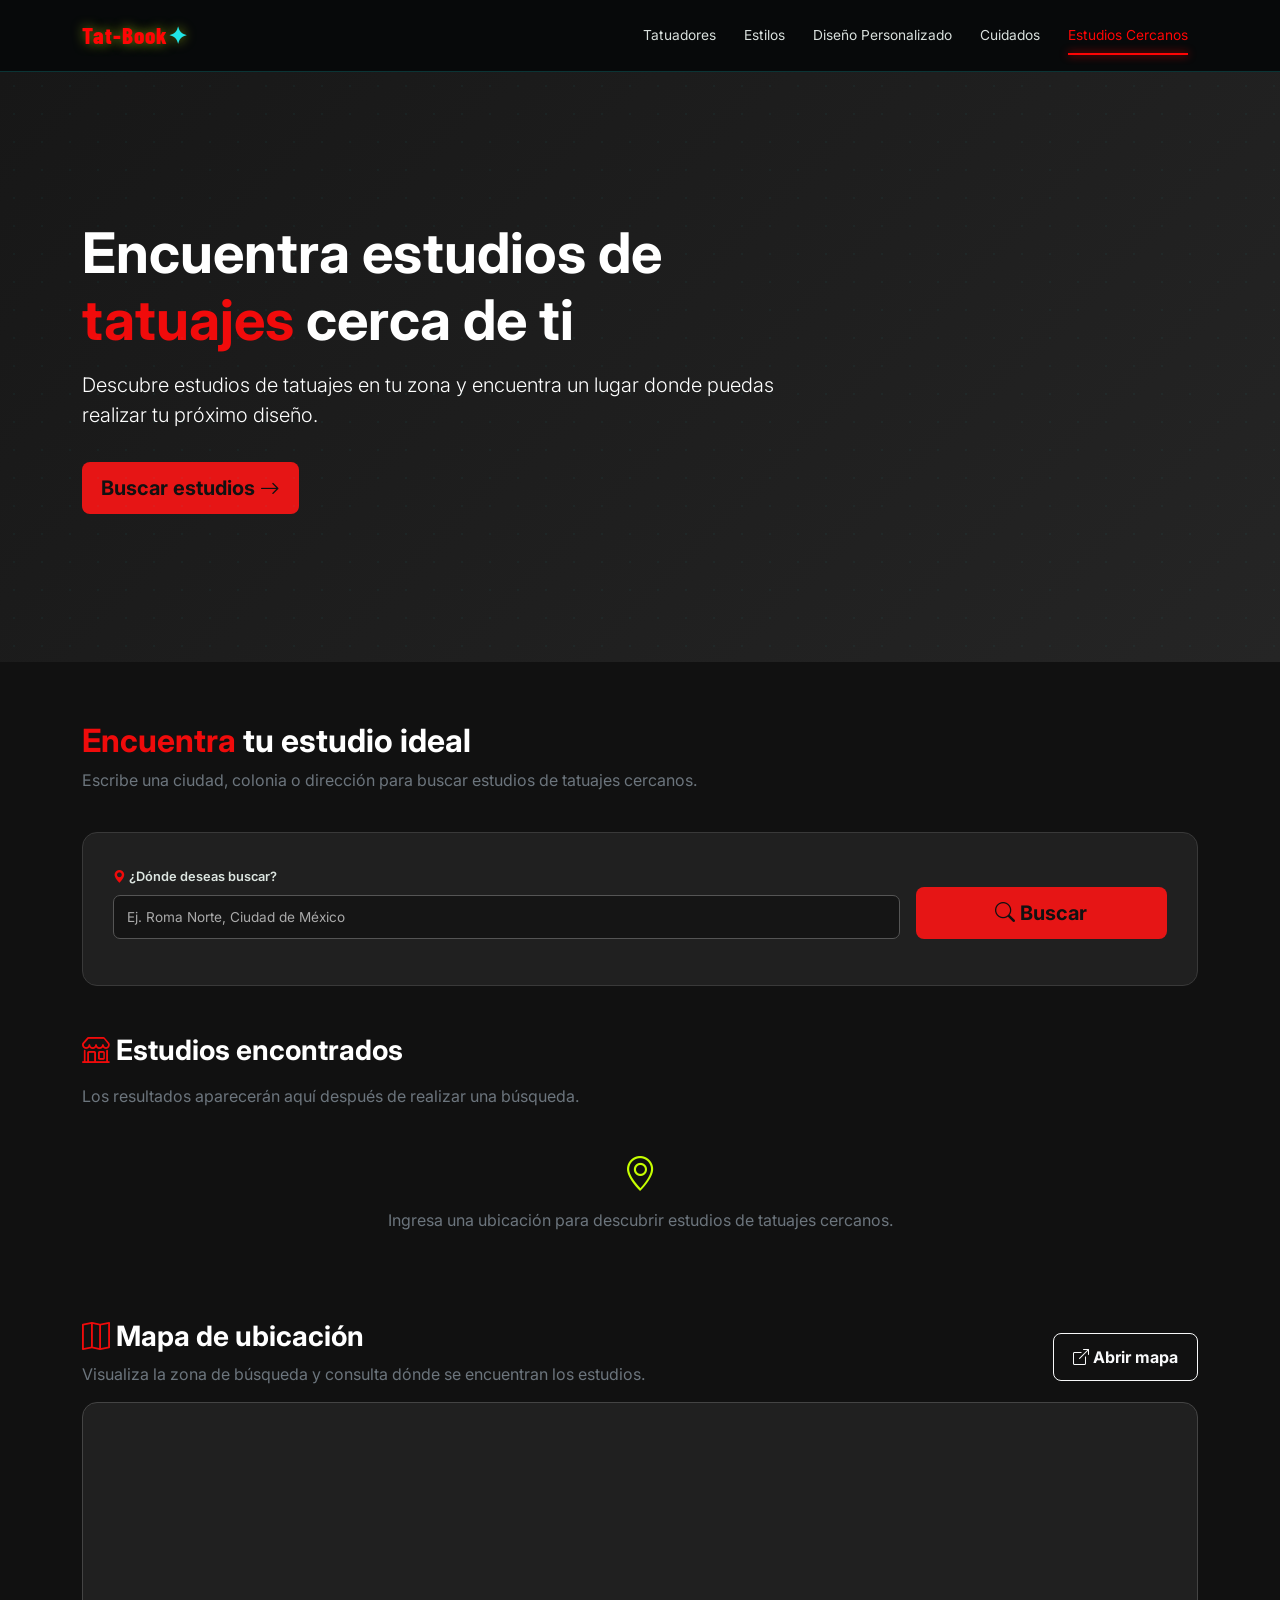
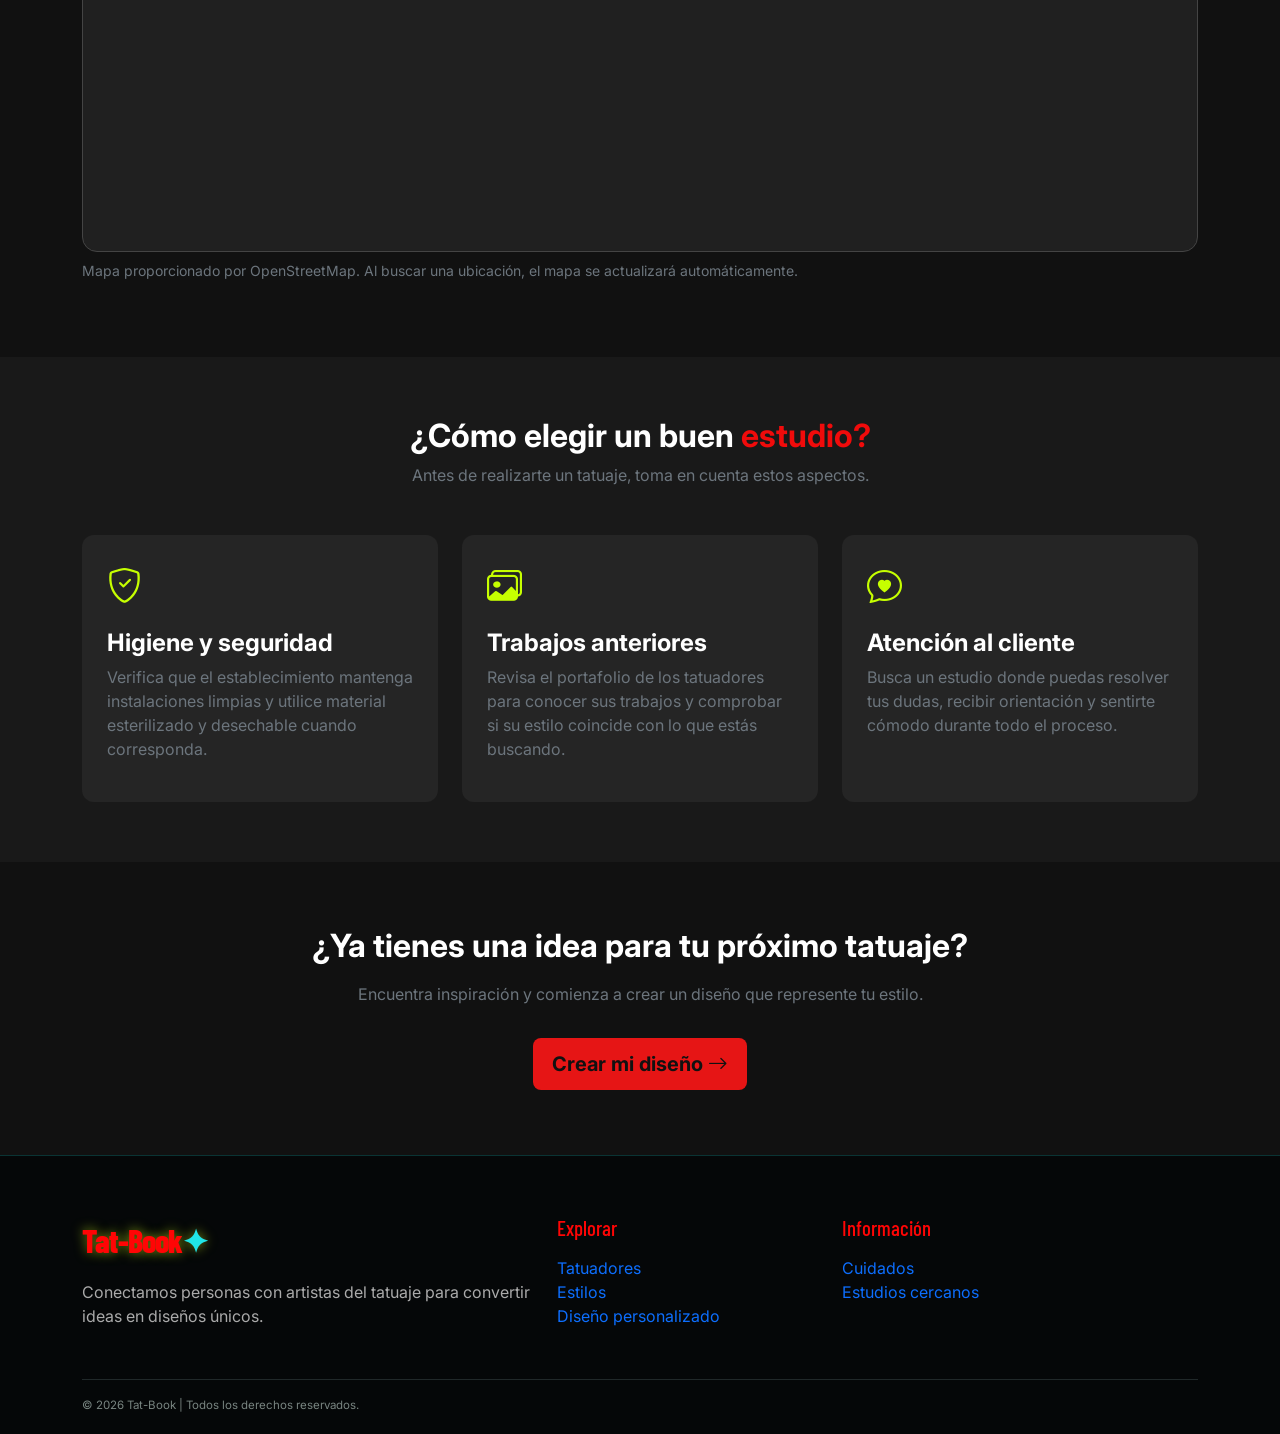
<file: estudios.html>
<!DOCTYPE html>
<html lang="es">
<head>
    <meta charset="UTF-8">
    <meta name="viewport" content="width=device-width, initial-scale=1.0">

    <title>Estudios cercanos | Tat-Book</title>

    <!-- Bootstrap 5 -->
    <link
        href="https://cdn.jsdelivr.net/npm/bootstrap@5.3.3/dist/css/bootstrap.min.css"
        rel="stylesheet"
    >

    <!-- Bootstrap Icons -->
    <link
        href="https://cdn.jsdelivr.net/npm/bootstrap-icons@1.11.3/font/bootstrap-icons.min.css"
        rel="stylesheet"
    >

    <!-- Estilos propios -->
    <link rel="stylesheet" href="css/styles.css">

    <style>
        body {
            background-color: #111111;
            color: #ffffff;
        }

        .hero-section {
            padding: 90px 0;
            background: linear-gradient(135deg, #171717, #252525);
        }

        .text-accent {
            color: #f00b0b;
        }

        .search-section {
            padding: 60px 0;
        }

        .search-card {
            background-color: #202020;
            border: 1px solid #393939;
            border-radius: 15px;
            padding: 30px;
        }

        .form-control {
            background-color: #151515;
            color: #ffffff;
            border: 1px solid #555555;
        }

        .form-control:focus {
            background-color: #151515;
            color: #ffffff;
            border-color: #eb1d1d;
            box-shadow: 0 0 0 0.2rem rgba(198, 255, 0, 0.15);
        }

        .form-control::placeholder {
            color: #aaaaaa;
        }

        .btn-accent {
            background-color: #e61515;
            color: #111111;
            font-weight: bold;
            border: none;
        }

        .btn-accent:hover {
            background-color: #a9dc00;
            color: #111111;
        }

        .map-container {
            width: 100%;
            height: 450px;
            overflow: hidden;
            border-radius: 15px;
            border: 1px solid #444444;
            background-color: #202020;
        }

        .map-container iframe {
            width: 100%;
            height: 100%;
            border: 0;
        }

        .studio-card {
            background-color: #202020;
            color: #ffffff;
            border: 1px solid #393939;
            border-radius: 12px;
        }

        .studio-card .card-title {
            color: #c6ff00;
        }

        .info-section {
            padding: 60px 0;
            background-color: #191919;
        }

        .info-card {
            background-color: #252525;
            border-radius: 12px;
            padding: 25px;
            height: 100%;
        }

        .info-icon {
            font-size: 35px;
            color: #c6ff00;
        }

        .cta-section {
            padding: 65px 0;
            text-align: center;
        }

        footer {
            background-color: #080808;
            padding: 25px 0;
            color: #aaaaaa;
        }
    </style>
</head>

<body>

    <!-- NAVBAR -->
<nav class="navbar navbar-expand-lg tat-navbar fixed-top">
    <div class="container">

    <a class="navbar-brand logo" href="index.html">Tat-Book<span>✦</span></a>

        <button class="navbar-toggler" type="button" data-bs-toggle="collapse" data-bs-target="#menuPrincipal">
            <span class="navbar-toggler-icon"></span>
        </button>

        <div class="collapse navbar-collapse" id="menuPrincipal">
            <ul class="navbar-nav ms-auto">
                <li class="nav-item"><a class="nav-link" href="index.html">Tatuadores</a></li>
                <li class="nav-item"><a class="nav-link" href="estilos.html">Estilos</a></li>
                <li class="nav-item"><a class="nav-link" href="personalizado.html">Diseño Personalizado</a></li>
                <li class="nav-item"><a class="nav-link" href="cuidados.html">Cuidados</a></li>
                <li class="nav-item"><a class="nav-link active" href="estudios.html">Estudios Cercanos</a></li>
            </ul>
        </div>

    </div>
</nav>

    <!-- HERO -->
    <header class="hero-section">
        <div class="container">

            <div class="row align-items-center">

                <div class="col-lg-8">

                    <h1 class="display-4 fw-bold">
                        Encuentra estudios de
                        <span class="text-accent">tatuajes</span>
                        cerca de ti
                    </h1>

                    <p class="lead mt-3">
                        Descubre estudios de tatuajes en tu zona y encuentra
                        un lugar donde puedas realizar tu próximo diseño.
                    </p>

                    <a href="#buscador" class="btn btn-accent btn-lg mt-3">
                        Buscar estudios
                        <i class="bi bi-arrow-right"></i>
                    </a>

                </div>

            </div>

        </div>
    </header>


    <!-- BUSCADOR -->
    <section class="search-section" id="buscador">

        <div class="container">

            <div class="row mb-4">

                <div class="col-12">

                    <h2 class="fw-bold">
                        <span class="text-accent">Encuentra</span> tu estudio ideal
                    </h2>

                    <p class="text-secondary">
                        Escribe una ciudad, colonia o dirección para buscar
                        estudios de tatuajes cercanos.
                    </p>

                </div>

            </div>


            <!-- FORMULARIO DE BÚSQUEDA -->
            <div class="search-card">

                <form id="locationForm">

                    <div class="row align-items-end g-3">

                        <div class="col-lg-9">

                            <label for="locationInput" class="form-label">
                                <i class="bi bi-geo-alt-fill text-accent"></i>
                                ¿Dónde deseas buscar?
                            </label>

                            <input
                                type="text"
                                class="form-control form-control-lg"
                                id="locationInput"
                                placeholder="Ej. Roma Norte, Ciudad de México"
                                required
                            >

                        </div>

                        <div class="col-lg-3">

                            <button
                                type="submit"
                                class="btn btn-accent btn-lg w-100"
                            >
                                <i class="bi bi-search"></i>
                                Buscar
                            </button>

                        </div>

                    </div>

                </form>

                <!-- MENSAJE DE RESULTADOS -->
                <div id="locationMessage" class="mt-3" aria-live="polite"></div>

            </div>


            <!-- RESULTADOS -->
            <div class="row mt-5">

                <div class="col-12">

                    <h3 class="fw-bold mb-3">
                        <i class="bi bi-shop text-accent"></i>
                        Estudios encontrados
                    </h3>

                    <p class="text-secondary">
                        Los resultados aparecerán aquí después de realizar
                        una búsqueda.
                    </p>

                    <div id="locationDetails">

                        <div class="text-center py-4">
                            <i class="bi bi-geo-alt info-icon"></i>

                            <p class="text-secondary mt-2">
                                Ingresa una ubicación para descubrir estudios
                                de tatuajes cercanos.
                            </p>
                        </div>

                    </div>

                </div>

            </div>


            <!-- MAPA -->
            <div class="row mt-5">

                <div class="col-12">

                    <div class="d-flex flex-wrap justify-content-between align-items-center mb-3">

                        <div>
                            <h3 class="fw-bold">
                                <i class="bi bi-map text-accent"></i>
                                Mapa de ubicación
                            </h3>

                            <p class="text-secondary mb-0">
                                Visualiza la zona de búsqueda y consulta
                                dónde se encuentran los estudios.
                            </p>
                        </div>

                        <a
                            id="mapLink"
                            href="https://www.openstreetmap.org/"
                            target="_blank"
                            rel="noopener noreferrer"
                            class="btn btn-outline-light mt-2"
                        >
                            <i class="bi bi-box-arrow-up-right"></i>
                            Abrir mapa
                        </a>

                    </div>

                    <div class="map-container">

                        <iframe
                            id="mapFrame"
                            title="Mapa de ubicación de estudios de tatuajes"
                            src="https://www.openstreetmap.org/export/embed.html?bbox=-99.25%2C19.30%2C-99.05%2C19.50&layer=mapnik"
                            loading="lazy"
                        ></iframe>

                    </div>

                    <p class="text-secondary small mt-2">
                        Mapa proporcionado por OpenStreetMap. Al buscar una
                        ubicación, el mapa se actualizará automáticamente.
                    </p>

                </div>

            </div>

        </div>

    </section>


    <!-- CONSEJOS -->
    <section class="info-section">

        <div class="container">

            <div class="text-center mb-5">

                <h2 class="fw-bold">
                    ¿Cómo elegir un buen
                    <span class="text-accent">estudio?</span>
                </h2>

                <p class="text-secondary">
                    Antes de realizarte un tatuaje, toma en cuenta estos aspectos.
                </p>

            </div>


            <div class="row g-4">

                <div class="col-md-4">

                    <div class="info-card">

                        <i class="bi bi-shield-check info-icon"></i>

                        <h4 class="fw-bold mt-3">
                            Higiene y seguridad
                        </h4>

                        <p class="text-secondary">
                            Verifica que el establecimiento mantenga
                            instalaciones limpias y utilice material
                            esterilizado y desechable cuando corresponda.
                        </p>

                    </div>

                </div>


                <div class="col-md-4">

                    <div class="info-card">

                        <i class="bi bi-images info-icon"></i>

                        <h4 class="fw-bold mt-3">
                            Trabajos anteriores
                        </h4>

                        <p class="text-secondary">
                            Revisa el portafolio de los tatuadores para
                            conocer sus trabajos y comprobar si su estilo
                            coincide con lo que estás buscando.
                        </p>

                    </div>

                </div>


                <div class="col-md-4">

                    <div class="info-card">

                        <i class="bi bi-chat-heart info-icon"></i>

                        <h4 class="fw-bold mt-3">
                            Atención al cliente
                        </h4>

                        <p class="text-secondary">
                            Busca un estudio donde puedas resolver tus dudas,
                            recibir orientación y sentirte cómodo durante
                            todo el proceso.
                        </p>

                    </div>

                </div>

            </div>

        </div>

    </section>


    <!-- INVITACIÓN -->
    <section class="cta-section">

        <div class="container">

            <h2 class="fw-bold">
                ¿Ya tienes una idea para tu próximo tatuaje?
            </h2>

            <p class="text-secondary mt-3">
                Encuentra inspiración y comienza a crear un diseño
                que represente tu estilo.
            </p>

            <a href="personalizado.html" class="btn btn-accent btn-lg mt-3">
                Crear mi diseño
                <i class="bi bi-arrow-right"></i>
            </a>

        </div>

    </section>


    <!-- FOOTER -->
    <footer class="footer">
    <div class="container">

        <div class="row g-4">

            <div class="col-md-5">
                <a class="logo" href="index.html">Tat-Book<span>✦</span></a>
                <p class="mt-3">
                    Conectamos personas con artistas del tatuaje
                    para convertir ideas en diseños únicos.
                </p>
            </div>

            <div class="col-md-3">
                <h4>Explorar</h4>
                <a href="index.html">Tatuadores</a><br>
                <a href="estilos.html">Estilos</a><br>
                <a href="personalizado.html">Diseño personalizado</a>
            </div>

            <div class="col-md-4">
                <h4>Información</h4>
                <a href="cuidados.html">Cuidados</a><br>
                <a href="estudios.html">Estudios cercanos</a>
            </div>

        </div>

        <div class="footer-bottom text-center">
            © 2026 Tat-Book | Todos los derechos reservados.
        </div>

    </div>
</footer>


    <!-- SCRIPTS -->
    <script src="https://cdn.jsdelivr.net/npm/bootstrap@5.3.3/dist/js/bootstrap.bundle.min.js"></script>

    <script src="js/app.js"></script>

</body>
</html>
</file>
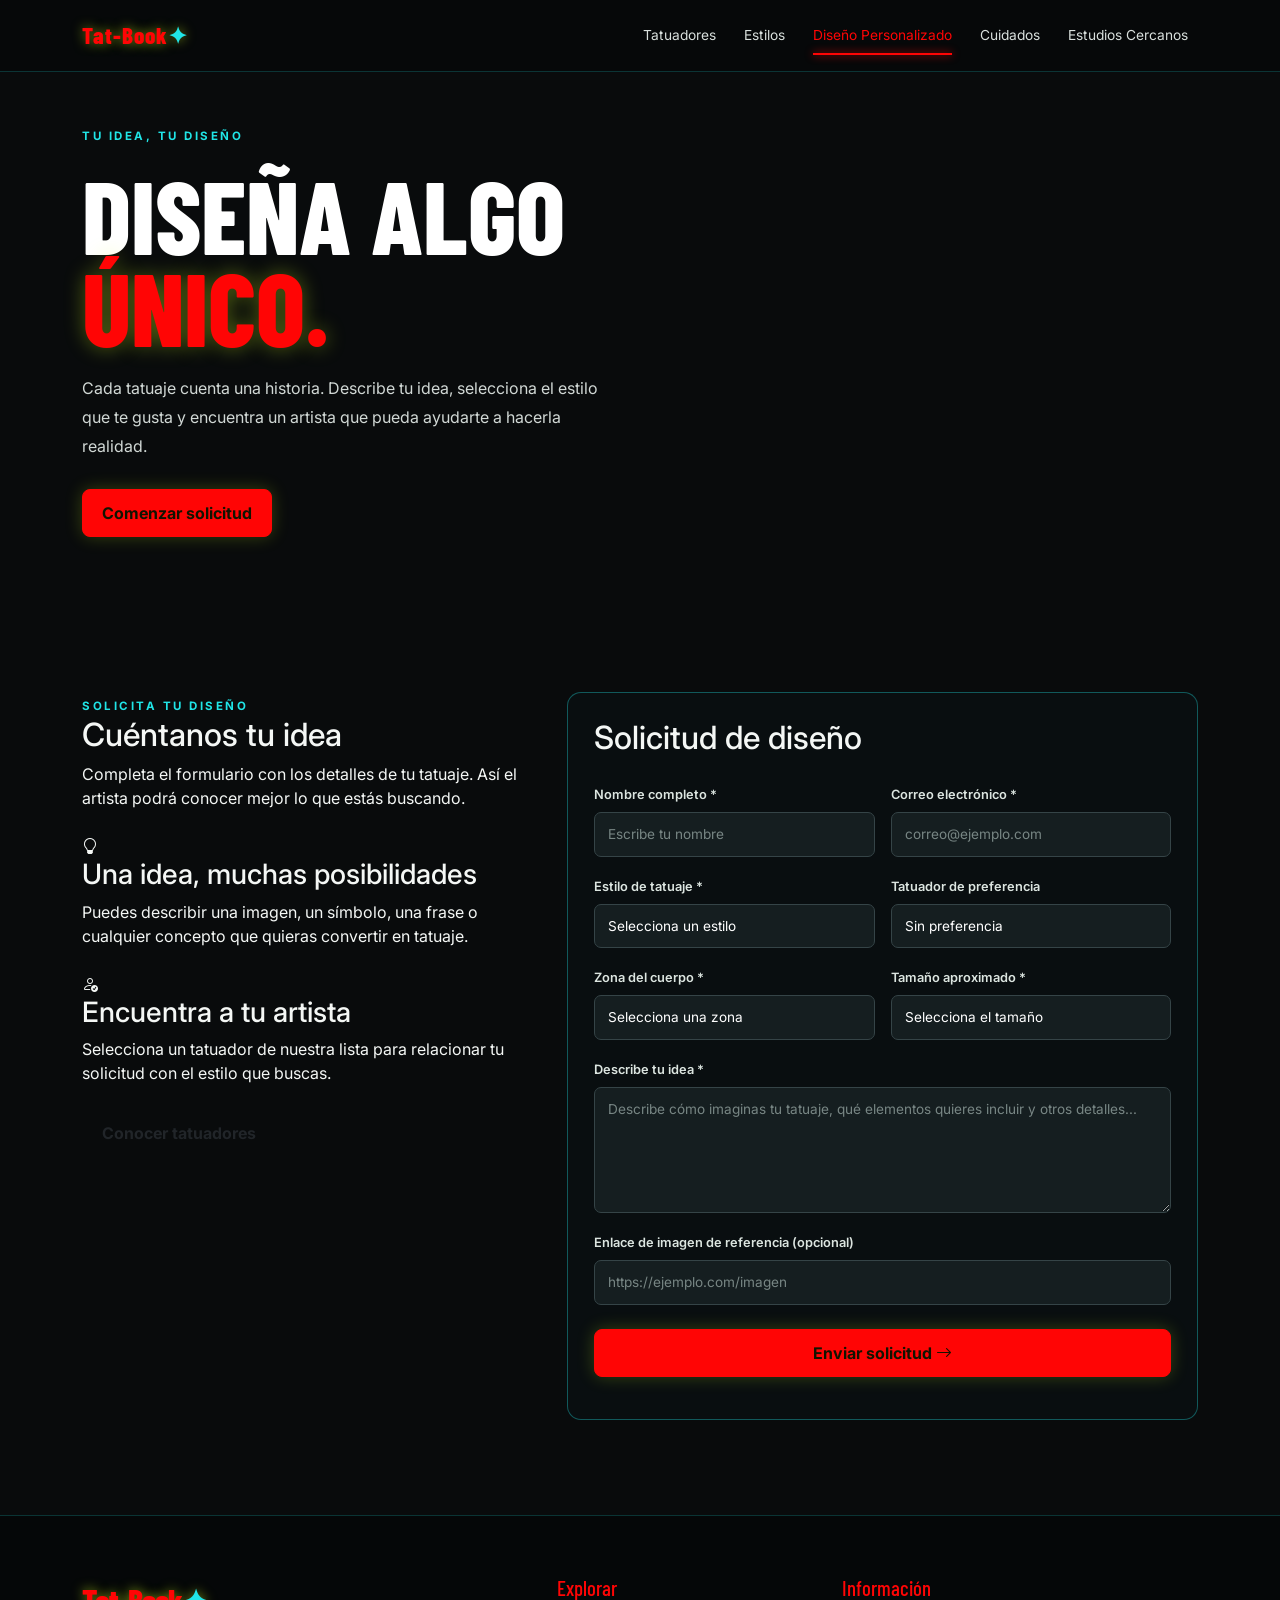
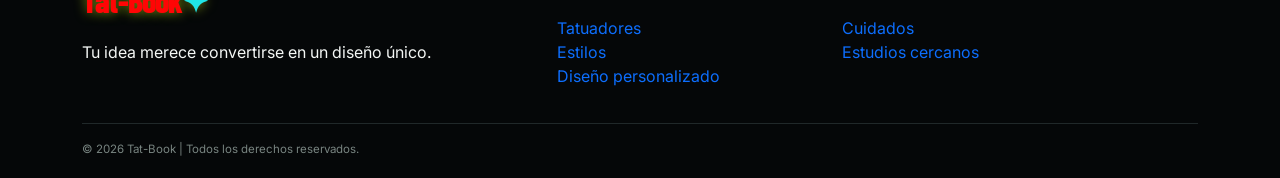
<file: personalizado.html>
<!DOCTYPE html>
<html lang="es">
<head>
    <meta charset="UTF-8">
    <meta name="viewport" content="width=device-width, initial-scale=1.0">
    <title>Tat-Book | Diseño Personalizado</title>

    <link href="https://cdn.jsdelivr.net/npm/bootstrap@5.3.3/dist/css/bootstrap.min.css" rel="stylesheet">
    <link href="https://cdn.jsdelivr.net/npm/bootstrap-icons@1.11.3/font/bootstrap-icons.min.css" rel="stylesheet">
    <link rel="stylesheet" href="css/styles.css">
</head>

<body>

<!-- NAVBAR -->
<nav class="navbar navbar-expand-lg tat-navbar fixed-top">
    <div class="container">

        <a class="navbar-brand logo" href="index.html">Tat-Book<span>✦</span></a>

        <button class="navbar-toggler" type="button" data-bs-toggle="collapse" data-bs-target="#menuPrincipal">
            <span class="navbar-toggler-icon"></span>
        </button>

        <div class="collapse navbar-collapse" id="menuPrincipal">
            <ul class="navbar-nav ms-auto">
                <li class="nav-item"><a class="nav-link" href="index.html">Tatuadores</a></li>
                <li class="nav-item"><a class="nav-link" href="estilos.html">Estilos</a></li>
                <li class="nav-item"><a class="nav-link active" href="personalizado.html">Diseño Personalizado</a></li>
                <li class="nav-item"><a class="nav-link" href="cuidados.html">Cuidados</a></li>
                <li class="nav-item"><a class="nav-link" href="estudios.html">Estudios Cercanos</a></li>
            </ul>
        </div>

    </div>
</nav>


<!-- PORTADA -->
<header class="hero">
    <div class="container hero-content">

        <span class="eyebrow">TU IDEA, TU DISEÑO</span>

        <h1>Diseña algo<br><span>único.</span></h1>

        <p>
            Cada tatuaje cuenta una historia. Describe tu idea,
            selecciona el estilo que te gusta y encuentra un artista
            que pueda ayudarte a hacerla realidad.
        </p>

        <a href="#formulario" class="btn btn-neon">
            Comenzar solicitud
        </a>

    </div>
</header>


<!-- FORMULARIO -->
<section class="section-padding" id="formulario">

    <div class="container">

        <div class="row g-5 align-items-start">

            <div class="col-lg-5">

                <span class="eyebrow">SOLICITA TU DISEÑO</span>

                <h2 class="section-title">
                    Cuéntanos tu <span>idea</span>
                </h2>

                <form id="designForm" class="needs-validation" novalidate></form>

                <p class="section-description">
                    Completa el formulario con los detalles de tu tatuaje.
                    Así el artista podrá conocer mejor lo que estás buscando.
                </p>

                <div class="info-card mt-4">

                    <i class="bi bi-lightbulb info-icon"></i>

                    <h3>Una idea, muchas posibilidades</h3>

                    <p>
                        Puedes describir una imagen, un símbolo, una frase
                        o cualquier concepto que quieras convertir en tatuaje.
                    </p>

                </div>

                <div class="info-card mt-4">

                    <i class="bi bi-person-check info-icon"></i>

                    <h3>Encuentra a tu artista</h3>

                    <p>
                        Selecciona un tatuador de nuestra lista para relacionar
                        tu solicitud con el estilo que buscas.
                    </p>

                    <a href="index.html" class="btn btn-cyan mt-2">
                        Conocer tatuadores
                    </a>

                </div>

            </div>


            <!-- FORMULARIO DE SOLICITUD -->
            <div class="col-lg-7">

                <div class="form-panel">

                    <h2 class="section-title fs-2 mb-4">
                        Solicitud de <span>diseño</span>
                    </h2>

                    <form id="designForm" class="needs-validation" novalidate>

                        <div class="row g-3">

                            <div class="col-md-6">
                                <label class="form-label" for="clientName">Nombre completo *</label>
                                <input type="text" class="form-control" id="clientName" placeholder="Escribe tu nombre" required>
                                <div class="invalid-feedback">Ingresa tu nombre.</div>
                            </div>

                            <div class="col-md-6">
                                <label class="form-label" for="clientEmail">Correo electrónico *</label>
                                <input type="email" class="form-control" id="clientEmail" placeholder="correo@ejemplo.com" required>
                                <div class="invalid-feedback">Ingresa un correo válido.</div>
                            </div>


                            <div class="col-md-6">
                                <label class="form-label" for="designStyle">Estilo de tatuaje *</label>

                                <select class="form-select" id="designStyle" required>
                                    <option value="">Selecciona un estilo</option>
                                    <option>Tradicional</option>
                                    <option>Neotradicional</option>
                                    <option>Blackwork</option>
                                    <option>Tribal</option>
                                    <option>Ornamental</option>
                                    <option>Fine Line</option>
                                    <option>Realismo</option>
                                    <option>Japonés</option>
                                    <option>Acuarela</option>
                                    <option>New School</option>
                                    <option>Bordado</option>
                                    <option>Black & Grey</option>
                                </select>

                                <div class="invalid-feedback">Selecciona un estilo.</div>
                            </div>


                            <div class="col-md-6">
                                <label class="form-label" for="designArtist">Tatuador de preferencia</label>

                                <select class="form-select" id="designArtist">
                                    <option value="">Sin preferencia</option>
                                    <option>Alex Ramírez</option>
                                    <option>Sofía Chen</option>
                                    <option>Dmitri Volkov</option>
                                    <option>Valeria Torres</option>
                                    <option>Daniel Cruz</option>
                                    <option>Mariana López</option>
                                    <option>Ethan Miller</option>
                                    <option>Camila Reyes</option>
                                </select>
                            </div>


                            <div class="col-md-6">
                                <label class="form-label" for="bodyZone">Zona del cuerpo *</label>

                                <select class="form-select" id="bodyZone" required>
                                    <option value="">Selecciona una zona</option>
                                    <option>Brazo</option>
                                    <option>Antebrazo</option>
                                    <option>Espalda</option>
                                    <option>Pierna</option>
                                    <option>Muslo</option>
                                    <option>Mano</option>
                                    <option>Muñeca</option>
                                    <option>Cuello</option>
                                    <option>Pecho</option>
                                    <option>Costillas</option>
                                    <option>Otra</option>
                                </select>

                                <div class="invalid-feedback">Selecciona una zona.</div>
                            </div>


                            <div class="col-md-6">
                                <label class="form-label" for="designSize">Tamaño aproximado *</label>

                                <select class="form-select" id="designSize" required>
                                    <option value="">Selecciona el tamaño</option>
                                    <option>Pequeño (1 a 5 cm)</option>
                                    <option>Mediano (6 a 15 cm)</option>
                                    <option>Grande (16 a 25 cm)</option>
                                    <option>Muy grande (más de 25 cm)</option>
                                </select>

                                <div class="invalid-feedback">Selecciona un tamaño.</div>
                            </div>


                            <div class="col-12">
                                <label class="form-label" for="designDescription">Describe tu idea *</label>

                                <textarea class="form-control" id="designDescription" rows="5" placeholder="Describe cómo imaginas tu tatuaje, qué elementos quieres incluir y otros detalles..." required></textarea>

                                <div class="invalid-feedback">Describe tu diseño.</div>
                            </div>


                            <div class="col-12">
                                <label class="form-label" for="designReference">Enlace de imagen de referencia (opcional)</label>

                                <input type="url" class="form-control" id="designReference" placeholder="https://ejemplo.com/imagen">
                            </div>


                            <div class="col-12 mt-4">

                                <button type="submit" class="btn btn-neon w-100">
                                    Enviar solicitud <i class="bi bi-arrow-right"></i>
                                </button>

                            </div>

                        </div>

                    </form>

                    <div id="formMessage" class="mt-3" aria-live="polite"></div>

                </div>

            </div>

        </div>

    </div>
</section>


<!-- FOOTER -->
<footer class="footer">
    <div class="container">

        <div class="row g-4">

            <div class="col-md-5">
                <a class="logo" href="index.html">Tat-Book<span>✦</span></a>
                <p class="mt-3">Tu idea merece convertirse en un diseño único.</p>
            </div>

            <div class="col-md-3">
                <h4>Explorar</h4>
                <a href="index.html">Tatuadores</a><br>
                <a href="estilos.html">Estilos</a><br>
                <a href="personalizado.html">Diseño personalizado</a>
            </div>

            <div class="col-md-4">
                <h4>Información</h4>
                <a href="cuidados.html">Cuidados</a><br>
                <a href="estudios.html">Estudios cercanos</a>
            </div>

        </div>

        <div class="footer-bottom text-center">
            © 2026 Tat-Book | Todos los derechos reservados.
        </div>

    </div>
</footer>


<script src="https://cdn.jsdelivr.net/npm/bootstrap@5.3.3/dist/js/bootstrap.bundle.min.js"></script>
<script src="js/app.js"></script>

</body>
</html>
</file>
<file: css/styles.css>
/* FUENTES */
@import url('https://fonts.googleapis.com/css2?family=Barlow+Condensed:wght@400;500;600;700;800&family=Inter:wght@400;500;600;700&display=swap');


/* COLORES PRINCIPALES */
:root {
    --bg: #090b0c;
    --panel: #111719;
    --panel2: #171e20;
    --text: #f4f7f5;
    --muted: #1ee2be;
    --lime: #ff0505;
    --cyan: #20e5e7;
    --line: rgba(32, 229, 231, .35);
}


/* CONFIGURACIÓN GENERAL */
* {
    scroll-behavior: smooth;
}

body {
    background: var(--bg);
    color: var(--text);
    font-family: 'Inter', sans-serif;
    padding-top: 72px;
}

a {
    text-decoration: none;
}


/* BARRA DE NAVEGACIÓN */
.tat-navbar {
    background: rgba(7, 9, 10, .94);
    backdrop-filter: blur(12px);
    border-bottom: 1px solid rgba(32, 229, 231, .2);
    min-height: 72px;
}

.logo {
    font-family: 'Barlow Condensed', sans-serif;
    font-size: 2rem;
    font-weight: 800;
    letter-spacing: -1px;
    color: var(--lime) !important;
    text-shadow: 0 0 12px rgba(215, 255, 25, .55);
}

.logo span {
    color: var(--cyan);
}

.logo i {
    font-size: 1.25rem;
    color: var(--cyan);
    margin-left: 5px;
}

.navbar-nav {
    gap: 8px;
}

.nav-link {
    color: #d9e0dd !important;
    font-size: .86rem;
    padding: 12px 10px !important;
    position: relative;
}

.nav-link:hover,
.nav-link.active {
    color: var(--lime) !important;
}

.nav-link.active:after {
    content: "";
    position: absolute;
    bottom: 3px;
    left: 10px;
    right: 10px;
    height: 2px;
    background: var(--lime);
    box-shadow: 0 0 8px var(--lime);
}


/* PORTADA */
.hero-section {
    min-height: 590px;
    display: flex;
    align-items: center;
    position: relative;
    overflow: hidden;

    background:
        linear-gradient(
            90deg,
            rgba(5, 8, 9, .96),
            rgba(5, 8, 9, .76) 55%,
            rgba(5, 8, 9, .25)
        ),
        url('https://images.unsplash.com/photo-1598371839696-5c5bb00bdc28?auto=format&fit=crop&w=1800&q=85')
        center / cover;
}

.hero-section:after {
    content: "";
    position: absolute;
    inset: 0;

    background-image:
        radial-gradient(
            rgba(32, 229, 231, .18) 1px,
            transparent 1px
        );

    background-size: 28px 28px;
    opacity: .22;
    pointer-events: none;
}

.hero-content {
    position: relative;
    z-index: 2;
    padding-top: 50px;
    padding-bottom: 60px;
}

.eyebrow {
    color: var(--cyan);
    font-size: .72rem;
    font-weight: 700;
    letter-spacing: 2.5px;
}

.hero-content h1 {
    font-family: 'Barlow Condensed', sans-serif;
    font-size: clamp(3.7rem, 8vw, 6.7rem);
    font-weight: 800;
    line-height: .9;
    margin: 22px 0;
    color: white;
    text-transform: uppercase;
}

.hero-content h1 span,
.section-heading h2 span,
.custom-panel h2 span {
    color: var(--lime);
    text-shadow: 0 0 20px rgba(215, 255, 25, .35);
}

.hero-content p {
    color: #d1d8d5;
    max-width: 540px;
    line-height: 1.8;
    margin-bottom: 28px;
}

.hero-stamp {
    position: absolute;
    z-index: 2;
    right: 9%;
    bottom: 14%;

    font-family: 'Barlow Condensed';
    font-size: 2.5rem;
    font-weight: 800;
    color: var(--lime);

    transform: rotate(-8deg);
    text-shadow: 0 0 15px rgba(215, 255, 25, .45);

    border: 2px solid var(--lime);
    padding: 12px 20px;
    opacity: .85;
}

.hero-stamp span {
    font-size: 1rem;
    letter-spacing: 5px;
    color: var(--cyan);
}


/* BOTONES */
.btn {
    font-weight: 700;
    border-radius: 8px;
    padding: 11px 19px;
    transition: .25s;
}

.btn-neon {
    background: var(--lime);
    color: #101400;
    border: 1px solid var(--lime);
    box-shadow: 0 0 17px rgba(215, 255, 25, .22);
}

.btn-neon:hover {
    background: #edff8b;
    color: #111;
    box-shadow: 0 0 24px rgba(215, 255, 25, .5);
    transform: translateY(-2px);
}

.btn-outline-neon {
    border: 1px solid var(--cyan);
    color: var(--cyan);
}

.btn-outline-neon:hover {
    background: var(--cyan);
    color: #071112;
    box-shadow: 0 0 16px rgba(65, 190, 192, 0.3);
}


/* SECCIONES */
.section-padding {
    padding: 95px 0;
}

.section-dark {
    background: #0e1315;
    border-top: 1px solid rgba(255, 255, 255, .04);
    border-bottom: 1px solid rgba(255, 255, 255, .04);
}

.section-heading {
    display: flex;
    justify-content: space-between;
    align-items: end;
    gap: 25px;
    margin-bottom: 38px;
}

.section-heading h2,
.custom-panel h2 {
    font-family: 'Barlow Condensed';
    font-size: clamp(2.5rem, 5vw, 3.7rem);
    font-weight: 800;
    text-transform: uppercase;
    margin: 8px 0 0;
}

.section-heading > p {
    max-width: 380px;
    color: var(--muted);
    font-size: .92rem;
    line-height: 1.7;
    margin: 0;
}


/* TARJETAS DE TATUADORES */
.artist-card {
    background: var(--panel);
    border: 1px solid var(--line);
    border-radius: 14px;
    overflow: hidden;

    box-shadow: 0 0 17px rgba(32, 229, 231, .08);
    transition: .3s;
}

.artist-card:hover {
    transform: translateY(-6px);
    border-color: var(--lime);
    box-shadow: 0 0 23px rgba(215, 255, 25, .16);
}

.artist-card > img {
    width: 100%;
    height: 220px;
    object-fit: cover;
    filter: saturate(.8);
}

.artist-body {
    padding: 21px;
}

.artist-top {
    display: flex;
    justify-content: space-between;
    align-items: start;
}

.artist-top h3 {
    font-family: 'Barlow Condensed';
    font-size: 1.65rem;
    font-weight: 700;
    margin: 0;
}

.artist-top p {
    font-size: .8rem;
    color: var(--cyan);
    margin: 2px 0 12px;
}

.artist-number {
    font-family: 'Barlow Condensed';
    font-size: 1.5rem;
    color: rgba(215, 255, 25, .55);
}

.tags {
    display: flex;
    flex-wrap: wrap;
    gap: 7px;
    margin: 8px 0 14px;
}

.tags span {
    font-size: .68rem;
    color: var(--lime);
    border: 1px solid rgba(215, 255, 25, .45);
    border-radius: 30px;
    padding: 4px 9px;
}

.card-description {
    font-size: .82rem;
    color: var(--muted);
    line-height: 1.65;
    min-height: 54px;
}

.card-actions {
    display: flex;
    gap: 9px;
    margin-top: 17px;
}

.card-actions .btn {
    flex: 1;
    padding: 8px 10px;
}


/* TARJETAS DE ESTILOS */
.style-card {
    height: 100%;
    background: var(--panel);
    border: 1px solid rgba(211, 199, 199, 0.1);
    border-radius: 12px;
    overflow: hidden;
    transition: .25s;
}

.style-card:hover {
    border-color: var(--cyan);
    transform: translateY(-4px);
}

.style-card img {
    width: 100%;
    height: 175px;
    object-fit: cover;
}

.style-card > div {
    padding: 16px;
}

.style-card h3 {
    font-family: 'Barlow Condensed';
    font-size: 1.45rem;
    color: var(--lime);
    font-weight: 700;
}

.style-card p {
    font-size: .78rem;
    line-height: 1.6;
    color: var(--muted);
    margin: 0;
}


/* DISEÑO PERSONALIZADO */
.custom-panel {
    background: linear-gradient(135deg, #141d1e, #0d1112);
    border: 1px solid rgba(215, 255, 25, .32);
    border-radius: 20px;
    padding: clamp(25px, 5vw, 55px);
    box-shadow: 0 0 35px rgba(215, 255, 25, .06);
}

.custom-panel h2 {
    font-size: clamp(3rem, 6vw, 4.5rem);
    margin: 14px 0;
}

.custom-panel > .row > div:first-child > p {
    color: var(--muted);
    line-height: 1.8;
}

.custom-note {
    display: flex;
    gap: 13px;
    align-items: center;
    margin-top: 28px;
    color: #dce4df;
    font-size: .85rem;
}

.custom-note i {
    font-size: 1.7rem;
    color: var(--cyan);
}


/* FORMULARIO */
.form-panel {
    background: #090e10;
    border: 1px solid rgba(32, 229, 231, .35);
    padding: 26px;
    border-radius: 14px;
}

.form-panel h3 {
    font-family: 'Barlow Condensed';
    font-size: 1.8rem;
    margin-bottom: 20px;
}

.form-label {
    color: #dce5e0;
    font-size: .8rem;
    font-weight: 600;
}

.form-control,
.form-select {
    background: #151e20;
    border: 1px solid #354447;
    color: #fff;
    border-radius: 7px;
    padding: 11px 13px;
    font-size: .85rem;
}

.form-control:focus,
.form-select:focus {
    background: #151e20;
    color: white;
    border-color: var(--cyan);
    box-shadow: 0 0 0 .2rem rgba(32, 229, 231, .13);
}

.form-control::placeholder {
    color: #788684;
}

.form-select option {
    background: #151e20;
    color: white;
}

.form-message {
    font-size: .85rem;
    margin-top: 14px;
    color: var(--lime);
    min-height: 20px;
}


/* CUIDADOS */
.care-card {
    height: 100%;
    background: var(--panel);
    border: 1px solid rgba(32, 229, 231, .22);
    border-radius: 13px;
    padding: 28px;
    transition: .25s;
}

.care-card:hover {
    border-color: var(--lime);
    transform: translateY(-4px);
}

.care-icon {
    width: 54px;
    height: 54px;
    border-radius: 12px;
    background: rgba(32, 229, 231, .1);

    display: grid;
    place-items: center;

    color: var(--cyan);
    font-size: 1.6rem;
    margin-bottom: 22px;
}

.care-step {
    font-size: .7rem;
    letter-spacing: 2px;
    color: var(--lime);
    font-weight: 700;
}

.care-card h3 {
    font-family: 'Barlow Condensed';
    font-size: 2rem;
    margin: 7px 0 17px;
}

.care-card ul {
    padding-left: 18px;
    margin: 0;
    color: var(--muted);
    font-size: .83rem;
    line-height: 1.8;
}

.care-card li {
    padding: 4px 0;
}

.health-disclaimer {
    font-size: .78rem;
    color: #9daaa6;
    margin-top: 25px;
}

.health-disclaimer i {
    color: var(--cyan);
    margin-right: 6px;
}


/* BUSCADOR DE ESTUDIOS */
.location-search {
    background: var(--panel);
    padding: 22px;
    border: 1px solid var(--line);
    border-radius: 13px;
    margin-bottom: 25px;
}

.location-info {
    height: 100%;
    background: var(--panel);
    border: 1px solid rgba(215, 255, 25, .25);
    border-radius: 13px;
    padding: 30px;
}

.location-icon {
    font-size: 2rem;
    color: var(--lime);
}

.location-info h3,
.map-placeholder h3 {
    font-family: 'Barlow Condensed';
    font-size: 2rem;
    margin: 12px 0;
}

.location-info p,
.map-placeholder p {
    font-size: .85rem;
    line-height: 1.7;
    color: var(--muted);
}

.location-details {
    border-left: 2px solid var(--cyan);
    padding: 10px 14px;
    background: rgba(32, 229, 231, .06);
    font-size: .8rem;
    line-height: 1.6;
    color: #dce4e0;
    margin: 20px 0;
}

.text-link {
    color: var(--lime);
    font-size: .85rem;
}

.map-placeholder,
.map-frame {
    width: 100%;
    height: 350px;
    border-radius: 13px;
    border: 1px solid rgba(32, 229, 231, .35);
}

.map-placeholder {
    display: flex;
    flex-direction: column;
    align-items: center;
    justify-content: center;

    background: linear-gradient(135deg, #162023, #0c1112);
    color: var(--cyan);
}

.map-placeholder > i {
    font-size: 3rem;
}

.map-placeholder h3 {
    color: white;
}

.map-frame {
    background: #182224;
}

.small-note {
    font-size: .75rem;
    color: #8f9b97;
}


/* PIE DE PÁGINA */
.footer {
    background: #050708;
    padding: 60px 0 20px;
    border-top: 1px solid rgba(32, 229, 231, .2);
}

.footer-description {
    max-width: 350px;
    color: var(--muted);
    font-size: .82rem;
    line-height: 1.8;
    margin-top: 14px;
}

.footer h4 {
    font-family: 'Barlow Condensed';
    font-size: 1.3rem;
    color: var(--lime);
    margin-bottom: 15px;
}

.footer .col-lg-2 > a {
    display: block;
    color: var(--muted);
    font-size: .8rem;
    margin: 9px 0;
}

.footer a:hover {
    color: var(--cyan);
}

.social-links {
    display: flex;
    gap: 15px;
}

.social-links a {
    font-size: 1.3rem;
    color: var(--cyan);
}

.footer-bottom {
    border-top: 1px solid #202829;
    margin-top: 35px;
    padding-top: 17px;

    display: flex;
    justify-content: space-between;
    gap: 15px;

    color: #788480;
    font-size: .72rem;
}


/* VENTANA MODAL */
.artist-modal {
    background: #11191b;
    color: white;
    border: 1px solid var(--cyan);
}

.artist-modal .modal-header,
.artist-modal .modal-footer {
    border-color: #344244;
}

.artist-modal .modal-body {
    color: #c5d0cb;
    line-height: 1.7;
}


/* DISEÑO RESPONSIVO PARA CELULARES */
@media (max-width: 767.98px) {

    body {
        padding-top: 65px;
    }

    .tat-navbar {
        min-height: 65px;
    }

    .hero-section {
        min-height: 540px;
        background-position: 58% center;
    }

    .hero-content {
        padding-top: 65px;
    }

    .hero-stamp {
        right: 6%;
        bottom: 5%;
        font-size: 1.5rem;
    }

    .hero-stamp span {
        font-size: .65rem;
    }

    .section-padding {
        padding: 68px 0;
    }

    .section-heading {
        display: block;
    }

    .section-heading > p {
        margin-top: 15px;
    }

    .artist-card > img {
        height: 210px;
    }

    .style-card img {
        height: 130px;
    }

    .style-card > div {
        padding: 12px;
    }

    .style-card h3 {
        font-size: 1.25rem;
    }

    .style-card p {
        font-size: .72rem;
    }

    .form-panel {
        padding: 19px;
    }

    .footer-bottom {
        display: block;
    }

    .footer-bottom span {
        display: block;
        margin: 5px 0;
    }
}


/* DISEÑO RESPONSIVO PARA TABLETS */
@media (min-width: 768px) and (max-width: 991.98px) {

    .nav-link {
        font-size: .78rem;
    }

    .hero-section {
        min-height: 520px;
    }

}


/* TRANSICIÓN ENTRE PÁGINAS */

body {
    animation: cambioPagina 0.6s ease-in-out;
}

@keyframes cambioPagina {
    from {
        opacity: 0;
        transform: translateY(12px);
    }

    to {
        opacity: 1;
        transform: translateY(0);
    }
}

/* RESPETAR PREFERENCIAS DE MOVIMIENTO */

@media (prefers-reduced-motion: reduce) {
    body {
        animation: none;
    }
}

.logo-tatbook {
    width: 150px;
    height: 90px;
    object-fit: contain;
    border-radius: 5px;
}

.navbar-brand {
    font-size: 23px;
    letter-spacing: 1px;
}
</file>
